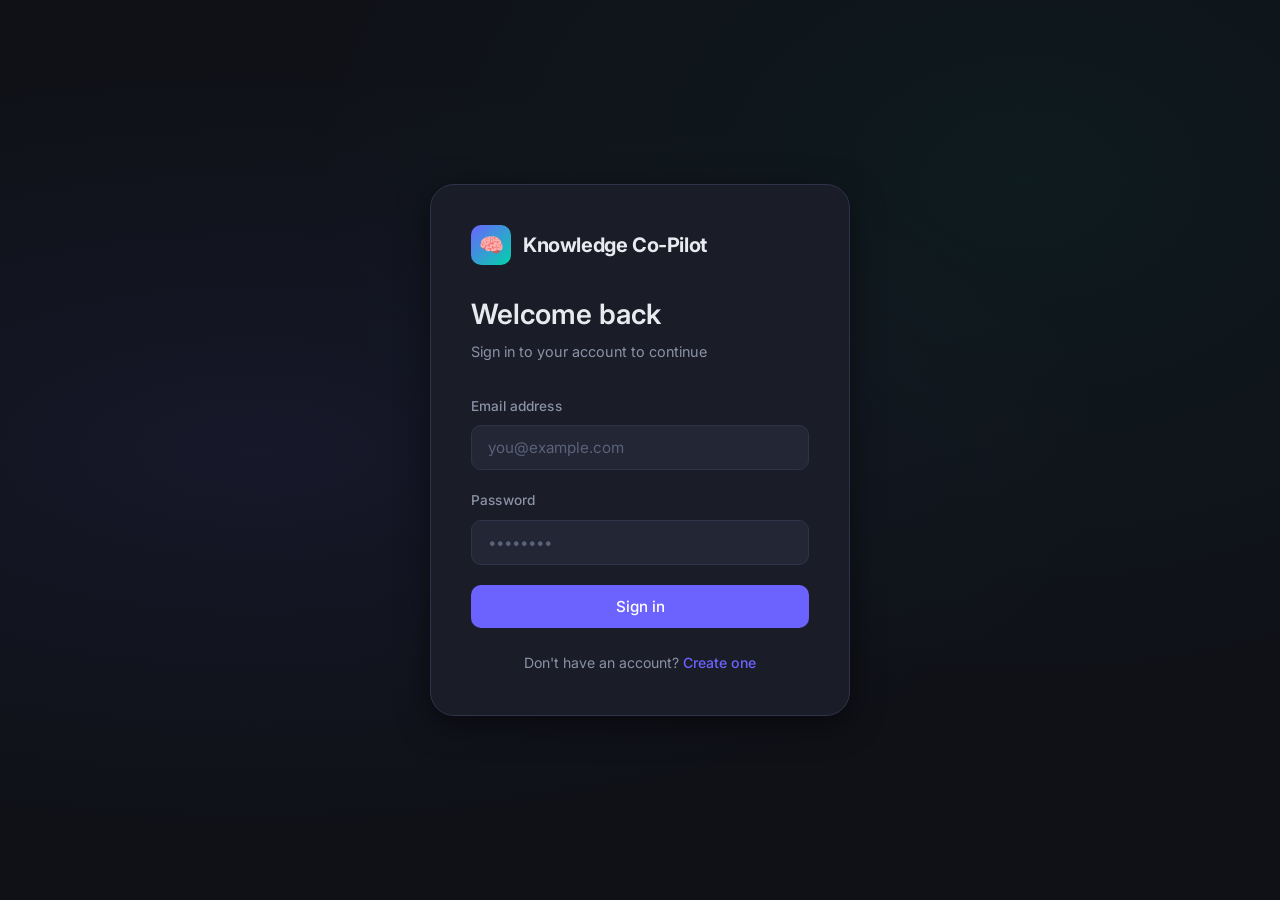
<file: frontend/index.html>
<!DOCTYPE html>
<html lang="en">
<head>
    <meta charset="UTF-8">
    <meta http-equiv="refresh" content="0; url=login.html">

    <script>
        window.location.replace("login.html");
    </script>

    <title>Knowledge Copilot</title>
</head>
<body>
    Redirecting to login...
</body>
</html>
</file>
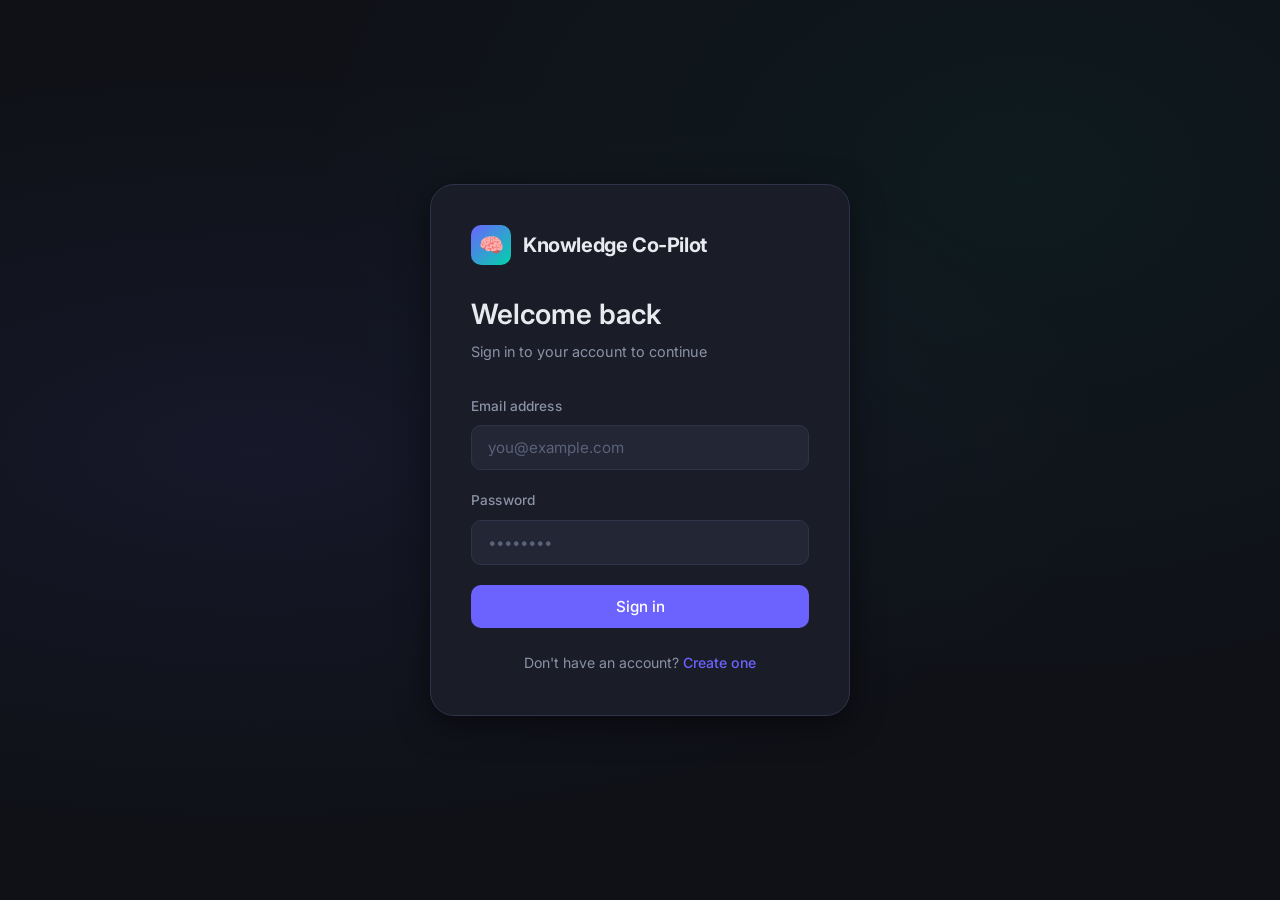
<file: frontend/chat.html>
<!DOCTYPE html>
<html lang="en">
<head>
  <meta charset="UTF-8" />
  <meta name="viewport" content="width=device-width, initial-scale=1.0" />
  <title>Chat — Knowledge Co-Pilot</title>
  <link rel="stylesheet" href="css/style.css" />
  <link rel="preconnect" href="https://fonts.googleapis.com" />
  <link href="https://fonts.googleapis.com/css2?family=Inter:wght@400;500;600;700&display=swap" rel="stylesheet" />
</head>
<body>

  <div class="app-layout">
    <!-- Sidebar -->
    <aside class="sidebar" id="sidebar">
      <div class="sidebar-header">
        <div class="sidebar-logo">🧠</div>
        <span class="sidebar-title">Knowledge Co-Pilot</span>
      </div>

      <div class="sidebar-section">
        <div class="sidebar-section-title">Navigation</div>
        <div class="corpus-item" onclick="window.location.href='corpus.html'">
          <span class="corpus-item-icon">📚</span>
          <span class="corpus-item-name">My Corpora</span>
        </div>
        <div class="corpus-item active">
          <span class="corpus-item-icon">💬</span>
          <span class="corpus-item-name">Chat</span>
        </div>
        <div class="corpus-item" onclick="window.location.href='upload.html'">
          <span class="corpus-item-icon">📤</span>
          <span class="corpus-item-name">Upload Documents</span>
        </div>
      </div>

      <div class="sidebar-section" style="flex:1;">
        <div class="sidebar-section-title">Active Corpus</div>
        <div style="font-size:0.88rem; color:var(--color-primary); font-weight:600; padding:0.25rem 0;" id="sidebar-corpus-name">—</div>
        <button class="btn btn-danger btn-sm" id="clear-history-btn" style="width:100%; margin-top:0.75rem;">
          🗑 Clear History
        </button>
      </div>

      <div class="sidebar-footer">
        <div class="user-avatar" id="user-avatar">??</div>
        <span class="user-email" id="user-email">Loading…</span>
        <button class="btn-icon" id="logout-btn" title="Sign out" style="margin-left:auto">
          <svg width="16" height="16" viewBox="0 0 24 24" fill="none" stroke="currentColor" stroke-width="2">
            <path d="M9 21H5a2 2 0 01-2-2V5a2 2 0 012-2h4"/>
            <polyline points="16 17 21 12 16 7"/>
            <line x1="21" y1="12" x2="9" y2="12"/>
          </svg>
        </button>
      </div>
    </aside>

    <!-- Main Content -->
    <main class="main-content">
      <div class="topbar">
        <div style="display:flex; align-items:center; gap:0.75rem; flex:1;">
          <span class="topbar-title" id="topbar-title">Chat</span>
          <span style="font-size:0.78rem; color:var(--color-text-muted);" id="topbar-corpus">Select a corpus</span>
        </div>
        <div class="topbar-actions">
          <button class="btn btn-secondary btn-sm" onclick="window.location.href='upload.html'" style="width:auto">
            📤 Upload Docs
          </button>
        </div>
      </div>

      <div class="chat-layout">
        <!-- Messages Area -->
        <div class="chat-messages" id="chat-messages">
          <div class="chat-empty" id="chat-empty">
            <div class="chat-empty-icon">🧠</div>
            <h2>Ask anything about your documents</h2>
            <p>Upload documents to this corpus, then ask questions. Every answer includes citations pointing back to the source passage.</p>
            <button class="btn btn-primary" onclick="window.location.href='upload.html'" style="width:auto; margin-top:0.5rem;">
              📤 Upload Documents
            </button>
          </div>
        </div>

        <!-- Input Area -->
        <div class="chat-input-area">
          <div class="chat-input-wrap">
            <textarea
              class="chat-input"
              id="chat-input"
              placeholder="Ask a question about your documents…"
              rows="1"
            ></textarea>
            <button class="chat-send-btn" id="send-btn" title="Send (Enter)">
              <svg width="16" height="16" viewBox="0 0 24 24" fill="none" stroke="currentColor" stroke-width="2.5">
                <line x1="22" y1="2" x2="11" y2="13"/>
                <polygon points="22 2 15 22 11 13 2 9 22 2"/>
              </svg>
            </button>
          </div>
          <div class="chat-input-hint">Press <kbd style="font-size:0.7rem;background:var(--color-surface-3);padding:1px 5px;border-radius:3px;border:1px solid var(--color-border)">Enter</kbd> to send · <kbd style="font-size:0.7rem;background:var(--color-surface-3);padding:1px 5px;border-radius:3px;border:1px solid var(--color-border)">Shift+Enter</kbd> for new line</div>
        </div>
      </div>
    </main>
  </div>

  <!-- Citation Modal -->
  <div class="modal-overlay" id="citation-overlay">
    <div class="modal citation-modal">
      <div class="modal-header">
        <h2>📎 Source Passage</h2>
        <button class="btn-icon" id="citation-close">
          <svg width="18" height="18" viewBox="0 0 24 24" fill="none" stroke="currentColor" stroke-width="2">
            <line x1="18" y1="6" x2="6" y2="18"/><line x1="6" y1="6" x2="18" y2="18"/>
          </svg>
        </button>
      </div>
      <div class="citation-modal-source" id="citation-source"></div>
      <div class="citation-modal-page" id="citation-page"></div>
      <div class="citation-modal-text" id="citation-text"></div>
    </div>
  </div>

  <script src="js/api.js"></script>
  <script src="js/utils.js"></script>
  <script>
    UI.requireAuth();

    const corpusId = UI.getActiveCorpusId();
    const corpusName = UI.getActiveCorpusName();

    if (!corpusId) {
      window.location.href = "corpus.html";
    }

    // UI references
    document.getElementById("sidebar-corpus-name").textContent = corpusName;
    document.getElementById("topbar-corpus").textContent = `/ ${corpusName}`;

    const email = KC.getUserEmail();
    document.getElementById("user-email").textContent = email;
    document.getElementById("user-avatar").textContent = UI.getInitials(email);

    const messagesEl = document.getElementById("chat-messages");
    const chatEmptyEl = document.getElementById("chat-empty");
    const chatInput = document.getElementById("chat-input");
    const sendBtn = document.getElementById("send-btn");
    const citationOverlay = document.getElementById("citation-overlay");

    let isLoading = false;

    // ─── Load History ──────────────────────────────────────────────────────────
    async function loadHistory() {
      try {
        const history = await KC.getChatHistory(corpusId);
        if (history && history.length > 0) {
          chatEmptyEl.style.display = "none";
          history.forEach((msg) => {
            appendMessage(msg.role, msg.content, msg.citations || [], msg.created_at, false);
          });
          scrollToBottom();
        }
      } catch (err) {
        console.error("Failed to load history:", err);
      }
    }

    // ─── Send Message ──────────────────────────────────────────────────────────
    async function sendMessage() {
      const question = chatInput.value.trim();
      if (!question || isLoading) return;

      chatEmptyEl.style.display = "none";
      isLoading = true;
      chatInput.value = "";
      chatInput.style.height = "auto";
      sendBtn.disabled = true;

      appendMessage("user", question, [], new Date().toISOString(), false);
      const thinkingEl = appendThinking();
      scrollToBottom();

      try {
        const data = await KC.queryCorpus(corpusId, question);
        thinkingEl.remove();
        appendMessage("assistant", data.answer, data.citations || [], new Date().toISOString(), true);
        scrollToBottom();
      } catch (err) {
        thinkingEl.remove();
        appendMessage(
          "assistant",
          `⚠️ Error: ${err.message}`,
          [],
          new Date().toISOString(),
          false
        );
        scrollToBottom();
      } finally {
        isLoading = false;
        sendBtn.disabled = false;
        chatInput.focus();
      }
    }

    // ─── Append Message ────────────────────────────────────────────────────────
    function appendMessage(role, content, citations, timestamp, animate) {
      const group = document.createElement("div");
      group.className = `message-group ${role}`;

      if (animate) {
        group.style.opacity = "0";
        group.style.transform = "translateY(10px)";
        group.style.transition = "opacity 0.3s ease, transform 0.3s ease";
      }

      const avatarEl = document.createElement("div");
      avatarEl.className = "message-avatar";
      avatarEl.textContent = role === "user" ? UI.getInitials(email) : "🧠";

      const bodyEl = document.createElement("div");
      bodyEl.className = "message-body";

      const bubbleEl = document.createElement("div");
      bubbleEl.className = "message-bubble";
      bubbleEl.textContent = content;

      const timeEl = document.createElement("div");
      timeEl.className = "message-time";
      timeEl.textContent = UI.formatTime(timestamp);

      bodyEl.appendChild(bubbleEl);
      bodyEl.appendChild(timeEl);

      if (role === "assistant" && citations && citations.length > 0) {
        const citList = buildCitationsEl(citations);
        bodyEl.appendChild(citList);
      }

      group.appendChild(avatarEl);
      group.appendChild(bodyEl);
      messagesEl.appendChild(group);

      if (animate) {
        requestAnimationFrame(() => {
          group.style.opacity = "1";
          group.style.transform = "translateY(0)";
        });
      }

      return group;
    }

    // ─── Thinking Indicator ────────────────────────────────────────────────────
    function appendThinking() {
      const group = document.createElement("div");
      group.className = "message-group assistant";

      const avatarEl = document.createElement("div");
      avatarEl.className = "message-avatar";
      avatarEl.textContent = "🧠";

      const bodyEl = document.createElement("div");
      bodyEl.className = "message-body";

      const indicator = document.createElement("div");
      indicator.className = "thinking-indicator";
      indicator.innerHTML = `
        <div class="thinking-dot"></div>
        <div class="thinking-dot"></div>
        <div class="thinking-dot"></div>
      `;

      bodyEl.appendChild(indicator);
      group.appendChild(avatarEl);
      group.appendChild(bodyEl);
      messagesEl.appendChild(group);

      return group;
    }

    // ─── Citations ─────────────────────────────────────────────────────────────
    function buildCitationsEl(citations) {
      const list = document.createElement("div");
      list.className = "citations-list";

      citations.forEach((cit, i) => {
        const tag = document.createElement("button");
        tag.className = "citation-tag";
        tag.innerHTML = `
          <span class="citation-num">${i + 1}</span>
          <span>
            <strong>${UI.escapeHtml(cit.filename)}</strong>
            ${cit.page_number ? ` · p.${cit.page_number}` : ""}
          </span>
        `;
        tag.addEventListener("click", () => openCitationModal(cit, i + 1));
        list.appendChild(tag);
      });

      return list;
    }

    // ─── Citation Modal ────────────────────────────────────────────────────────
    function openCitationModal(citation, num) {
      document.getElementById("citation-source").textContent = `📄 Source: ${citation.filename}`;
      document.getElementById("citation-page").textContent =
        citation.page_number ? `Page ${citation.page_number}` : "";
      document.getElementById("citation-text").textContent = citation.chunk_text;
      citationOverlay.classList.add("visible");
    }

    document.getElementById("citation-close").addEventListener("click", () => {
      citationOverlay.classList.remove("visible");
    });

    citationOverlay.addEventListener("click", (e) => {
      if (e.target === citationOverlay) citationOverlay.classList.remove("visible");
    });

    // ─── Clear History ─────────────────────────────────────────────────────────
    document.getElementById("clear-history-btn").addEventListener("click", async () => {
      if (!confirm("Clear all conversation history for this corpus?")) return;

      try {
        await KC.clearChatHistory(corpusId);
        // Remove all messages except the empty state
        Array.from(messagesEl.children).forEach((child) => {
          if (child.id !== "chat-empty") child.remove();
        });
        chatEmptyEl.style.display = "";
      } catch (err) {
        alert("Failed to clear history: " + err.message);
      }
    });

    // ─── Input Handling ────────────────────────────────────────────────────────
    chatInput.addEventListener("input", () => {
      UI.autoResizeTextarea(chatInput);
    });

    chatInput.addEventListener("keydown", (e) => {
      if (e.key === "Enter" && !e.shiftKey) {
        e.preventDefault();
        sendMessage();
      }
    });

    sendBtn.addEventListener("click", sendMessage);

    // ─── Scroll ────────────────────────────────────────────────────────────────
    function scrollToBottom() {
      messagesEl.scrollTop = messagesEl.scrollHeight;
    }

    // ─── Logout ────────────────────────────────────────────────────────────────
    document.getElementById("logout-btn").addEventListener("click", () => {
      KC.clearAuth();
      window.location.href = "login.html";
    });

    // ─── Keyboard shortcut: Escape to close citation modal ────────────────────
    document.addEventListener("keydown", (e) => {
      if (e.key === "Escape") citationOverlay.classList.remove("visible");
    });

    // Initialize
    loadHistory();
    chatInput.focus();
  </script>
</body>
</html>
</file>
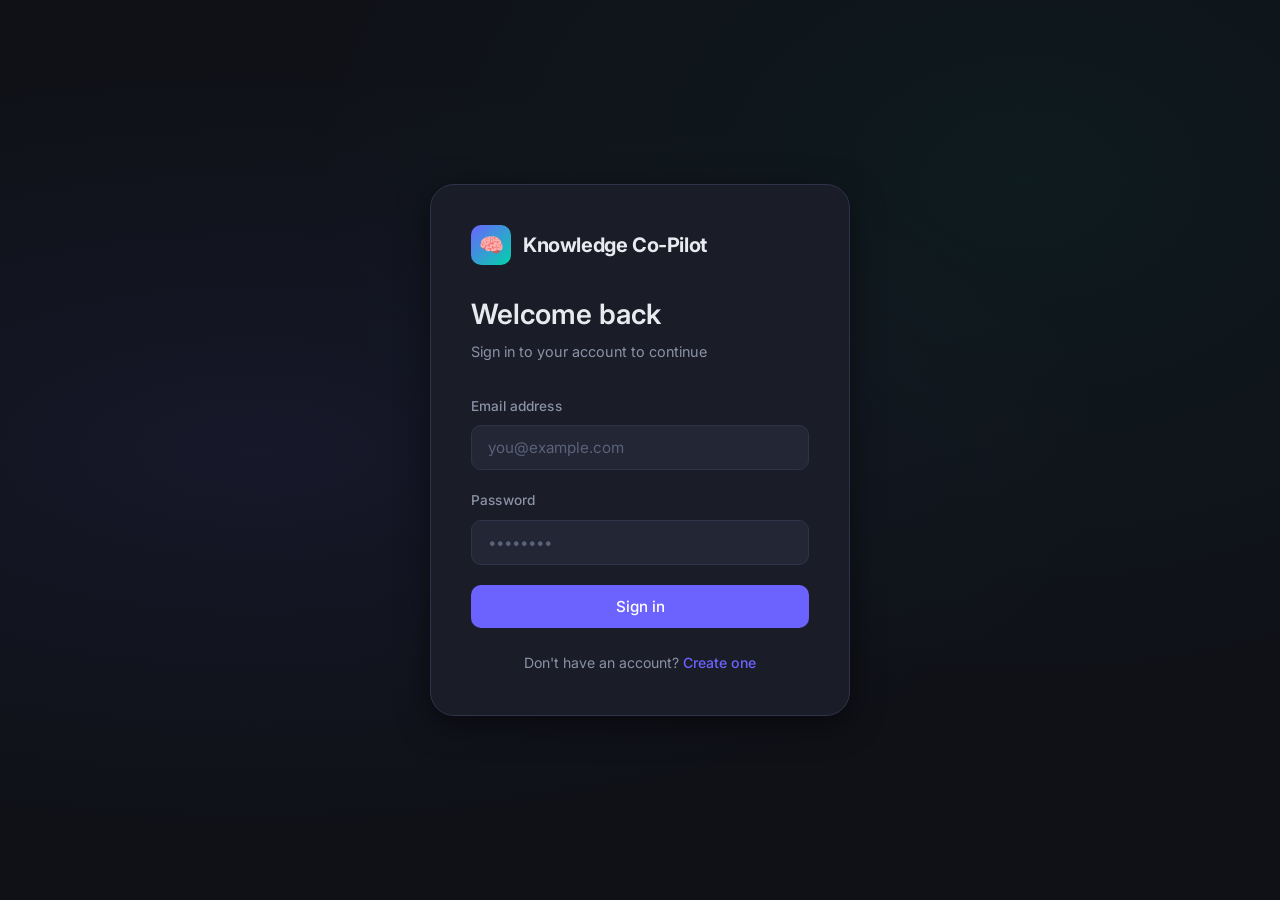
<file: frontend/corpus.html>
<!DOCTYPE html>
<html lang="en">
<head>
  <meta charset="UTF-8" />
  <meta name="viewport" content="width=device-width, initial-scale=1.0" />
  <title>My Corpora — Knowledge Co-Pilot</title>
  <link rel="stylesheet" href="css/style.css" />
  <link rel="preconnect" href="https://fonts.googleapis.com" />
  <link href="https://fonts.googleapis.com/css2?family=Inter:wght@400;500;600;700&display=swap" rel="stylesheet" />
</head>
<body>

  <div class="app-layout">
    <!-- Sidebar -->
    <aside class="sidebar" id="sidebar">
      <div class="sidebar-header">
        <div class="sidebar-logo">🧠</div>
        <span class="sidebar-title">Knowledge Co-Pilot</span>
      </div>

      <div class="sidebar-section">
        <div class="sidebar-section-title">Navigation</div>
        <div class="corpus-item active">
          <span class="corpus-item-icon">📚</span>
          <span class="corpus-item-name">My Corpora</span>
        </div>
      </div>

      <div class="sidebar-footer">
        <div class="user-avatar" id="user-avatar">??</div>
        <span class="user-email" id="user-email">Loading…</span>
        <button class="btn-icon" id="logout-btn" title="Sign out" style="margin-left:auto">
          <svg width="16" height="16" viewBox="0 0 24 24" fill="none" stroke="currentColor" stroke-width="2">
            <path d="M9 21H5a2 2 0 01-2-2V5a2 2 0 012-2h4"/>
            <polyline points="16 17 21 12 16 7"/>
            <line x1="21" y1="12" x2="9" y2="12"/>
          </svg>
        </button>
      </div>
    </aside>

    <!-- Main Content -->
    <main class="main-content">
      <div class="topbar">
        <span class="topbar-title">My Knowledge Corpora</span>
        <div class="topbar-actions">
          <button class="btn btn-primary" id="new-corpus-btn" style="width:auto">
            + New Corpus
          </button>
        </div>
      </div>

      <div class="corpus-page" id="corpus-page">
        <div class="corpus-page-header">
          <h1>Your Knowledge Bases</h1>
          <p>Select a corpus to start chatting, or create a new one to upload documents.</p>
        </div>

        <div id="alert" class="alert"></div>

        <div class="corpus-grid" id="corpus-grid">
          <!-- Corpus cards rendered here -->
          <div class="corpus-card corpus-card-new" id="new-corpus-card">
            <div class="corpus-card-icon">＋</div>
            <div class="corpus-card-name">Create New Corpus</div>
            <div class="corpus-card-desc">Upload documents and start asking questions</div>
          </div>
        </div>
      </div>
    </main>
  </div>

  <!-- New Corpus Modal -->
  <div class="modal-overlay" id="modal-overlay">
    <div class="modal">
      <div class="modal-header">
        <h2>Create New Corpus</h2>
        <button class="btn-icon" id="modal-close">
          <svg width="18" height="18" viewBox="0 0 24 24" fill="none" stroke="currentColor" stroke-width="2">
            <line x1="18" y1="6" x2="6" y2="18"/><line x1="6" y1="6" x2="18" y2="18"/>
          </svg>
        </button>
      </div>

      <div id="modal-alert" class="alert"></div>

      <div class="form-group">
        <label class="form-label" for="corpus-name">Corpus name *</label>
        <input class="form-input" type="text" id="corpus-name" placeholder="e.g. Client A Research" maxlength="80" />
        <span class="form-error" id="corpus-name-error"></span>
      </div>

      <div class="form-group">
        <label class="form-label" for="corpus-desc">Description (optional)</label>
        <input class="form-input" type="text" id="corpus-desc" placeholder="What is this corpus about?" maxlength="200" />
      </div>

      <div class="modal-actions">
        <button class="btn btn-secondary" id="modal-cancel">Cancel</button>
        <button class="btn btn-primary" id="modal-submit" style="width:auto">Create Corpus</button>
      </div>
    </div>
  </div>

  <!-- Delete Confirm Modal -->
  <div class="modal-overlay" id="delete-overlay">
    <div class="modal">
      <div class="modal-header">
        <h2>Delete Corpus</h2>
      </div>
      <p style="color:var(--color-text-secondary); margin-bottom:1.5rem;">
        Are you sure you want to delete <strong id="delete-corpus-name"></strong>?
        This will permanently remove all documents and conversation history.
      </p>
      <div class="modal-actions">
        <button class="btn btn-secondary" id="delete-cancel">Cancel</button>
        <button class="btn btn-danger" id="delete-confirm" style="width:auto">Delete</button>
      </div>
    </div>
  </div>

  <script src="js/api.js"></script>
  <script src="js/utils.js"></script>
  <script>
    UI.requireAuth();

    const email = KC.getUserEmail();
    document.getElementById("user-email").textContent = email;
    document.getElementById("user-avatar").textContent = UI.getInitials(email);

    const alertEl = document.getElementById("alert");
    const modalAlert = document.getElementById("modal-alert");
    const corpusGrid = document.getElementById("corpus-grid");
    const modalOverlay = document.getElementById("modal-overlay");
    const deleteOverlay = document.getElementById("delete-overlay");
    const newCorpusCard = document.getElementById("new-corpus-card");

    let corpora = [];
    let pendingDeleteId = null;

    // ─── Load Corpora ──────────────────────────────────────────────────────────
    async function loadCorpora() {
      try {
        const data = await KC.listCorpora();
        corpora = data.corpora || [];
        renderCorpora();
      } catch (err) {
        UI.showAlert(alertEl, "Failed to load corpora: " + err.message, "error");
      }
    }

    function renderCorpora() {
      // Remove all cards except the "new" card
      Array.from(corpusGrid.children).forEach((child) => {
        if (child.id !== "new-corpus-card") child.remove();
      });

      corpora.forEach((corpus) => {
        const card = document.createElement("div");
        card.className = "corpus-card";
        card.dataset.id = corpus.id;
        card.innerHTML = `
          <div class="corpus-card-icon">📂</div>
          <div class="corpus-card-name">${UI.escapeHtml(corpus.name)}</div>
          <div class="corpus-card-desc">${UI.escapeHtml(corpus.description || "No description")}</div>
          <div style="display:flex;justify-content:space-between;align-items:center;">
            <div class="corpus-card-meta">Created ${UI.formatDate(corpus.created_at)}</div>
            <button class="btn btn-sm btn-danger delete-btn" data-id="${corpus.id}" data-name="${UI.escapeHtml(corpus.name)}">Delete</button>
          </div>
        `;

        card.addEventListener("click", (e) => {
          if (e.target.closest(".delete-btn")) return;
          openCorpus(corpus);
        });

        card.querySelector(".delete-btn").addEventListener("click", (e) => {
          e.stopPropagation();
          pendingDeleteId = corpus.id;
          document.getElementById("delete-corpus-name").textContent = corpus.name;
          deleteOverlay.classList.add("visible");
        });

        corpusGrid.insertBefore(card, newCorpusCard);
      });
    }

    function openCorpus(corpus) {
      UI.setActiveCorpus(corpus.id, corpus.name);
      window.location.href = "chat.html";
    }

    // ─── New Corpus Modal ──────────────────────────────────────────────────────
    function openModal() {
      document.getElementById("corpus-name").value = "";
      document.getElementById("corpus-desc").value = "";
      document.getElementById("corpus-name-error").classList.remove("visible");
      UI.hideAlert(modalAlert);
      modalOverlay.classList.add("visible");
      setTimeout(() => document.getElementById("corpus-name").focus(), 100);
    }

    function closeModal() {
      modalOverlay.classList.remove("visible");
    }

    document.getElementById("new-corpus-btn").addEventListener("click", openModal);
    newCorpusCard.addEventListener("click", openModal);
    document.getElementById("modal-close").addEventListener("click", closeModal);
    document.getElementById("modal-cancel").addEventListener("click", closeModal);

    modalOverlay.addEventListener("click", (e) => {
      if (e.target === modalOverlay) closeModal();
    });

    document.getElementById("modal-submit").addEventListener("click", async () => {
      const nameInput = document.getElementById("corpus-name");
      const descInput = document.getElementById("corpus-desc");
      const nameError = document.getElementById("corpus-name-error");

      nameError.classList.remove("visible");
      UI.hideAlert(modalAlert);

      const name = nameInput.value.trim();
      if (!name) {
        nameError.textContent = "Corpus name is required";
        nameError.classList.add("visible");
        return;
      }

      const btn = document.getElementById("modal-submit");
      btn.disabled = true;
      btn.innerHTML = '<span class="spinner"></span> Creating…';

      try {
        const corpus = await KC.createCorpus(name, descInput.value.trim());
        corpora.unshift(corpus);
        renderCorpora();
        closeModal();
        UI.showAlert(alertEl, `Corpus "${name}" created successfully!`, "success");
        setTimeout(() => UI.hideAlert(alertEl), 3000);
      } catch (err) {
        UI.showAlert(modalAlert, err.message || "Failed to create corpus", "error");
      } finally {
        btn.disabled = false;
        btn.textContent = "Create Corpus";
      }
    });

    // ─── Delete Corpus ─────────────────────────────────────────────────────────
    document.getElementById("delete-cancel").addEventListener("click", () => {
      deleteOverlay.classList.remove("visible");
      pendingDeleteId = null;
    });

    deleteOverlay.addEventListener("click", (e) => {
      if (e.target === deleteOverlay) {
        deleteOverlay.classList.remove("visible");
        pendingDeleteId = null;
      }
    });

    document.getElementById("delete-confirm").addEventListener("click", async () => {
      if (!pendingDeleteId) return;

      const btn = document.getElementById("delete-confirm");
      btn.disabled = true;
      btn.innerHTML = '<span class="spinner"></span>';

      try {
        await KC.deleteCorpus(pendingDeleteId);
        corpora = corpora.filter((c) => c.id !== pendingDeleteId);
        renderCorpora();
        deleteOverlay.classList.remove("visible");
        UI.showAlert(alertEl, "Corpus deleted successfully.", "success");
        setTimeout(() => UI.hideAlert(alertEl), 3000);
      } catch (err) {
        UI.showAlert(alertEl, "Failed to delete corpus: " + err.message, "error");
        deleteOverlay.classList.remove("visible");
      } finally {
        btn.disabled = false;
        btn.textContent = "Delete";
        pendingDeleteId = null;
      }
    });

    // ─── Logout ────────────────────────────────────────────────────────────────
    document.getElementById("logout-btn").addEventListener("click", () => {
      KC.clearAuth();
      window.location.href = "login.html";
    });

    // ─── Enter key in modal ────────────────────────────────────────────────────
    document.getElementById("corpus-name").addEventListener("keydown", (e) => {
      if (e.key === "Enter") document.getElementById("modal-submit").click();
    });

    // Initialize
    loadCorpora();
  </script>
</body>
</html>
</file>
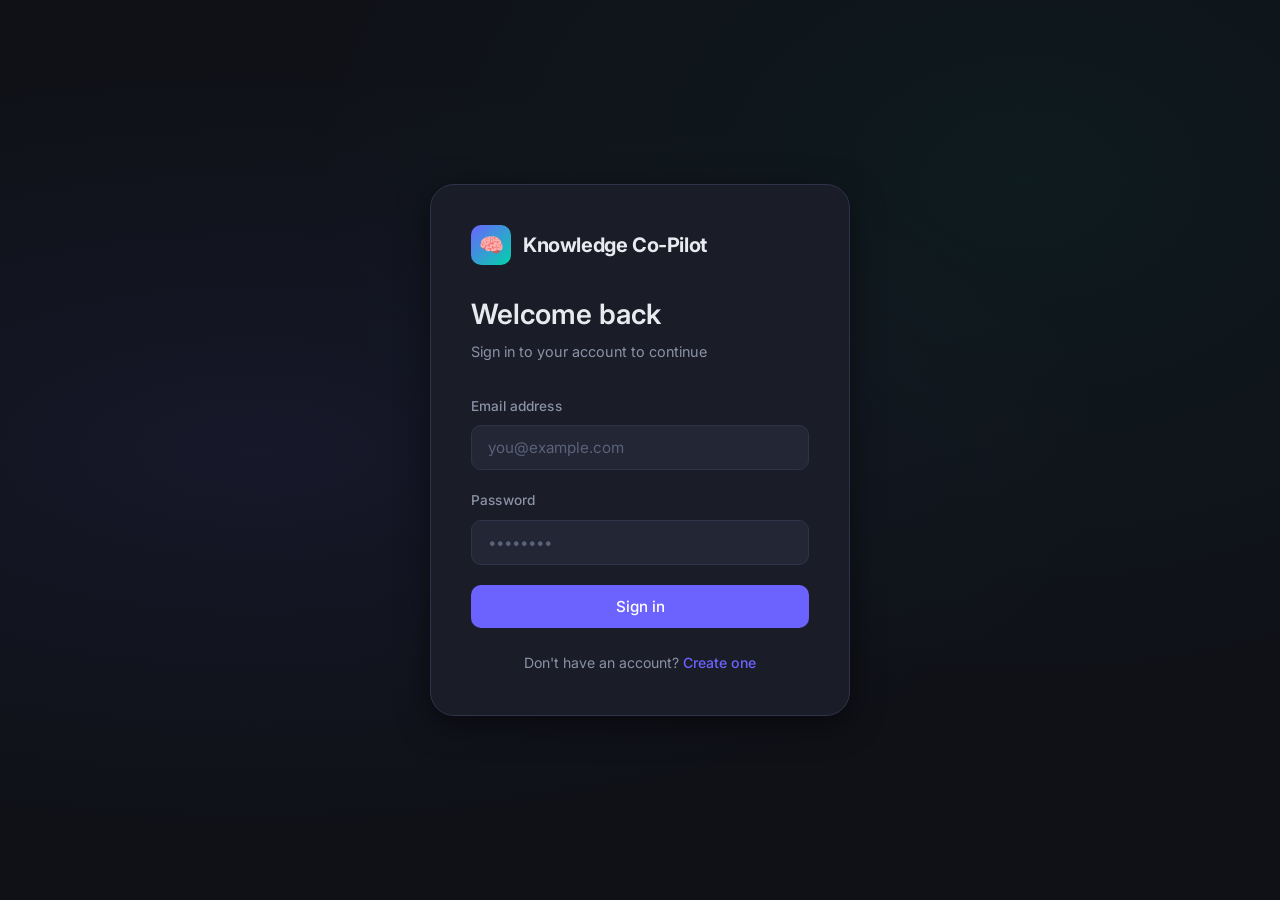
<file: frontend/login.html>
<!DOCTYPE html>
<html lang="en">
<head>
  <meta charset="UTF-8" />
  <meta name="viewport" content="width=device-width, initial-scale=1.0" />
  <title>Login — Knowledge Co-Pilot</title>
  <link rel="stylesheet" href="css/style.css" />
  <link rel="preconnect" href="https://fonts.googleapis.com" />
  <link href="https://fonts.googleapis.com/css2?family=Inter:wght@400;500;600;700&display=swap" rel="stylesheet" />
</head>
<body class="auth-page">

  <div class="auth-card">
    <div class="auth-logo">
      <div class="auth-logo-icon">🧠</div>
      <span class="auth-logo-text">Knowledge Co-Pilot</span>
    </div>

    <h1>Welcome back</h1>
    <p class="subtitle">Sign in to your account to continue</p>

    <div id="alert" class="alert"></div>

    <form id="login-form" novalidate>
      <div class="form-group">
        <label class="form-label" for="email">Email address</label>
        <input
          class="form-input"
          type="email"
          id="email"
          name="email"
          placeholder="you@example.com"
          autocomplete="email"
          required
        />
        <span class="form-error" id="email-error"></span>
      </div>

      <div class="form-group">
        <label class="form-label" for="password">Password</label>
        <input
          class="form-input"
          type="password"
          id="password"
          name="password"
          placeholder="••••••••"
          autocomplete="current-password"
          required
        />
        <span class="form-error" id="password-error"></span>
      </div>

      <button class="btn btn-primary" type="submit" id="submit-btn">
        Sign in
      </button>
    </form>

    <div class="auth-footer">
      Don't have an account? <a href="signup.html">Create one</a>
    </div>
  </div>

  <script src="js/api.js"></script>
  <script src="js/utils.js"></script>
  <script>
    UI.redirectIfLoggedIn();

    const form = document.getElementById("login-form");
    const alert = document.getElementById("alert");
    const submitBtn = document.getElementById("submit-btn");
    const emailInput = document.getElementById("email");
    const passwordInput = document.getElementById("password");
    const emailError = document.getElementById("email-error");
    const passwordError = document.getElementById("password-error");

    function clearErrors() {
      UI.hideAlert(alert);
      emailError.classList.remove("visible");
      passwordError.classList.remove("visible");
      emailError.textContent = "";
      passwordError.textContent = "";
    }

    function validateForm() {
      let valid = true;

      if (!emailInput.value.trim()) {
        emailError.textContent = "Email is required";
        emailError.classList.add("visible");
        valid = false;
      } else if (!/^[^\s@]+@[^\s@]+\.[^\s@]+$/.test(emailInput.value.trim())) {
        emailError.textContent = "Please enter a valid email address";
        emailError.classList.add("visible");
        valid = false;
      }

      if (!passwordInput.value) {
        passwordError.textContent = "Password is required";
        passwordError.classList.add("visible");
        valid = false;
      }

      return valid;
    }

    form.addEventListener("submit", async (e) => {
      e.preventDefault();
      clearErrors();

      if (!validateForm()) return;

      submitBtn.disabled = true;
      submitBtn.innerHTML = '<span class="spinner"></span> Signing in…';

      try {
        const data = await KC.login(
          emailInput.value.trim(),
          passwordInput.value
        );
        KC.saveAuth(data.access_token, data.user_id, data.email);
        window.location.href = "corpus.html";
      } catch (err) {
        UI.showAlert(alert, err.message || "Login failed. Please try again.", "error");
        submitBtn.disabled = false;
        submitBtn.textContent = "Sign in";
      }
    });
  </script>
</body>
</html>
</file>
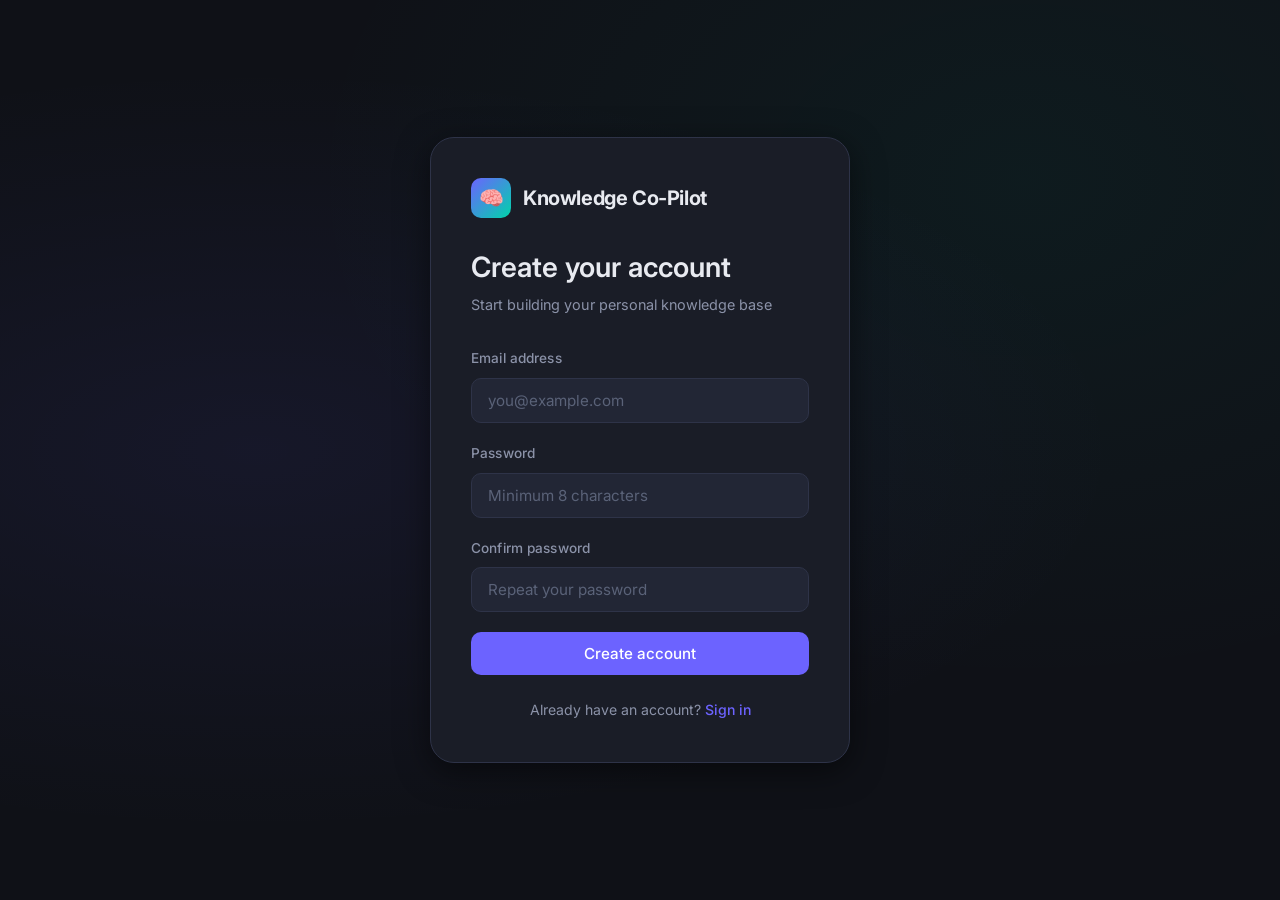
<file: frontend/signup.html>
<!DOCTYPE html>
<html lang="en">
<head>
  <meta charset="UTF-8" />
  <meta name="viewport" content="width=device-width, initial-scale=1.0" />
  <title>Sign Up — Knowledge Co-Pilot</title>
  <link rel="stylesheet" href="css/style.css" />
  <link rel="preconnect" href="https://fonts.googleapis.com" />
  <link href="https://fonts.googleapis.com/css2?family=Inter:wght@400;500;600;700&display=swap" rel="stylesheet" />
</head>
<body class="auth-page">

  <div class="auth-card">
    <div class="auth-logo">
      <div class="auth-logo-icon">🧠</div>
      <span class="auth-logo-text">Knowledge Co-Pilot</span>
    </div>

    <h1>Create your account</h1>
    <p class="subtitle">Start building your personal knowledge base</p>

    <div id="alert" class="alert"></div>

    <form id="signup-form" novalidate>
      <div class="form-group">
        <label class="form-label" for="email">Email address</label>
        <input
          class="form-input"
          type="email"
          id="email"
          name="email"
          placeholder="you@example.com"
          autocomplete="email"
          required
        />
        <span class="form-error" id="email-error"></span>
      </div>

      <div class="form-group">
        <label class="form-label" for="password">Password</label>
        <input
          class="form-input"
          type="password"
          id="password"
          name="password"
          placeholder="Minimum 8 characters"
          autocomplete="new-password"
          required
        />
        <span class="form-error" id="password-error"></span>
      </div>

      <div class="form-group">
        <label class="form-label" for="confirm-password">Confirm password</label>
        <input
          class="form-input"
          type="password"
          id="confirm-password"
          name="confirm-password"
          placeholder="Repeat your password"
          autocomplete="new-password"
          required
        />
        <span class="form-error" id="confirm-error"></span>
      </div>

      <button class="btn btn-primary" type="submit" id="submit-btn">
        Create account
      </button>
    </form>

    <div class="auth-footer">
      Already have an account? <a href="login.html">Sign in</a>
    </div>
  </div>

  <script src="js/api.js"></script>
  <script src="js/utils.js"></script>
  <script>
    UI.redirectIfLoggedIn();

    const form = document.getElementById("signup-form");
    const alertEl = document.getElementById("alert");
    const submitBtn = document.getElementById("submit-btn");
    const emailInput = document.getElementById("email");
    const passwordInput = document.getElementById("password");
    const confirmInput = document.getElementById("confirm-password");
    const emailError = document.getElementById("email-error");
    const passwordError = document.getElementById("password-error");
    const confirmError = document.getElementById("confirm-error");

    function clearErrors() {
      UI.hideAlert(alertEl);
      [emailError, passwordError, confirmError].forEach((el) => {
        el.classList.remove("visible");
        el.textContent = "";
      });
    }

    function validateForm() {
      let valid = true;

      if (!emailInput.value.trim()) {
        emailError.textContent = "Email is required";
        emailError.classList.add("visible");
        valid = false;
      } else if (!/^[^\s@]+@[^\s@]+\.[^\s@]+$/.test(emailInput.value.trim())) {
        emailError.textContent = "Please enter a valid email address";
        emailError.classList.add("visible");
        valid = false;
      }

      if (!passwordInput.value) {
        passwordError.textContent = "Password is required";
        passwordError.classList.add("visible");
        valid = false;
      } else if (passwordInput.value.length < 8) {
        passwordError.textContent = "Password must be at least 8 characters";
        passwordError.classList.add("visible");
        valid = false;
      }

      if (!confirmInput.value) {
        confirmError.textContent = "Please confirm your password";
        confirmError.classList.add("visible");
        valid = false;
      } else if (passwordInput.value !== confirmInput.value) {
        confirmError.textContent = "Passwords do not match";
        confirmError.classList.add("visible");
        valid = false;
      }

      return valid;
    }

    form.addEventListener("submit", async (e) => {
      e.preventDefault();
      clearErrors();

      if (!validateForm()) return;

      submitBtn.disabled = true;
      submitBtn.innerHTML = '<span class="spinner"></span> Creating account…';

      try {
        const data = await KC.signup(
          emailInput.value.trim(),
          passwordInput.value
        );
        KC.saveAuth(data.access_token, data.user_id, data.email);
        window.location.href = "corpus.html";
      } catch (err) {
        UI.showAlert(alertEl, err.message || "Signup failed. Please try again.", "error");
        submitBtn.disabled = false;
        submitBtn.textContent = "Create account";
      }
    });
  </script>
</body>
</html>
</file>
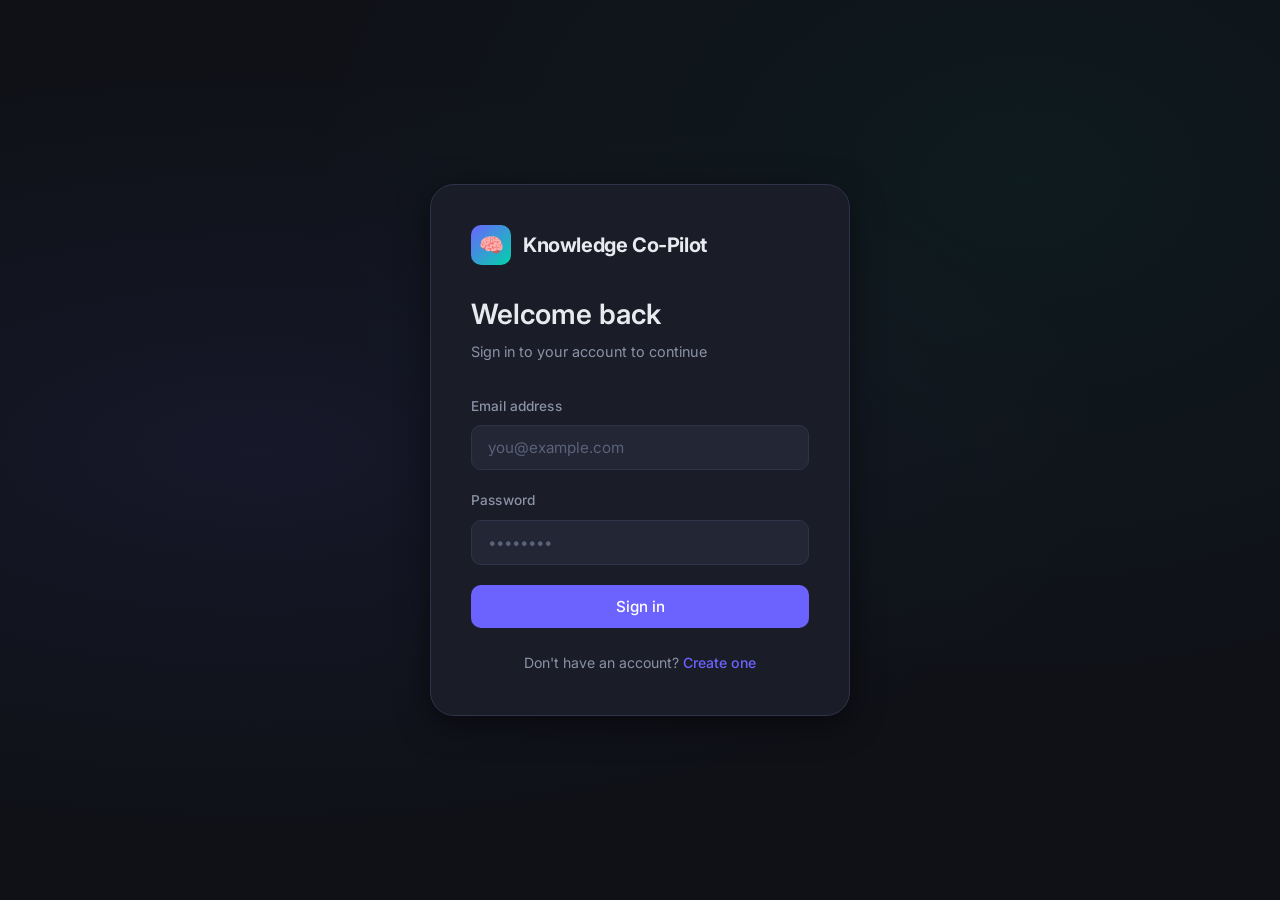
<file: frontend/upload.html>
<!DOCTYPE html>
<html lang="en">
<head>
  <meta charset="UTF-8" />
  <meta name="viewport" content="width=device-width, initial-scale=1.0" />
  <title>Upload Documents — Knowledge Co-Pilot</title>
  <link rel="stylesheet" href="css/style.css" />
  <link rel="preconnect" href="https://fonts.googleapis.com" />
  <link href="https://fonts.googleapis.com/css2?family=Inter:wght@400;500;600;700&display=swap" rel="stylesheet" />
</head>
<body>

  <div class="app-layout">
    <!-- Sidebar -->
    <aside class="sidebar" id="sidebar">
      <div class="sidebar-header">
        <div class="sidebar-logo">🧠</div>
        <span class="sidebar-title">Knowledge Co-Pilot</span>
      </div>

      <div class="sidebar-section">
        <div class="sidebar-section-title">Navigation</div>
        <div class="corpus-item" onclick="window.location.href='corpus.html'">
          <span class="corpus-item-icon">📚</span>
          <span class="corpus-item-name">My Corpora</span>
        </div>
        <div class="corpus-item" onclick="window.location.href='chat.html'">
          <span class="corpus-item-icon">💬</span>
          <span class="corpus-item-name">Chat</span>
        </div>
        <div class="corpus-item active">
          <span class="corpus-item-icon">📤</span>
          <span class="corpus-item-name">Upload Documents</span>
        </div>
      </div>

      <div class="sidebar-section" style="flex:1; overflow-y:auto;">
        <div class="sidebar-section-title">Active Corpus</div>
        <div style="font-size:0.88rem; color:var(--color-primary); font-weight:600; padding:0.25rem 0;" id="sidebar-corpus-name">—</div>
      </div>

      <div class="sidebar-footer">
        <div class="user-avatar" id="user-avatar">??</div>
        <span class="user-email" id="user-email">Loading…</span>
        <button class="btn-icon" id="logout-btn" title="Sign out" style="margin-left:auto">
          <svg width="16" height="16" viewBox="0 0 24 24" fill="none" stroke="currentColor" stroke-width="2">
            <path d="M9 21H5a2 2 0 01-2-2V5a2 2 0 012-2h4"/>
            <polyline points="16 17 21 12 16 7"/>
            <line x1="21" y1="12" x2="9" y2="12"/>
          </svg>
        </button>
      </div>
    </aside>

    <!-- Main Content -->
    <main class="main-content">
      <div class="topbar">
        <span class="topbar-title" id="topbar-title">Upload Documents</span>
        <div class="topbar-actions">
          <button class="btn btn-secondary btn-sm" onclick="window.location.href='chat.html'" style="width:auto">
            💬 Go to Chat
          </button>
        </div>
      </div>

      <div class="upload-page">
        <div id="alert" class="alert" style="margin-bottom:1rem;"></div>

        <!-- Drop Zone -->
        <div class="upload-zone" id="drop-zone">
          <div class="upload-icon">📁</div>
          <h3>Drag &amp; drop files here</h3>
          <p>or click to browse your computer</p>
          <div class="upload-types">
            <span class="upload-type-badge">.pdf</span>
            <span class="upload-type-badge">.docx</span>
            <span class="upload-type-badge">.txt</span>
            <span class="upload-type-badge">.md</span>
          </div>
          <input type="file" id="file-input" accept=".pdf,.docx,.txt,.md" multiple style="display:none" />
        </div>

        <!-- Upload Progress -->
        <div class="upload-progress" id="upload-progress">
          <div class="progress-bar-wrap">
            <div class="progress-bar" id="progress-bar"></div>
          </div>
          <div class="progress-label" id="progress-label">Uploading…</div>
        </div>

        <!-- Queued Files -->
        <div id="queue-section" style="margin:1rem 0; display:none;">
          <div style="display:flex; align-items:center; justify-content:space-between; margin-bottom:0.75rem;">
            <h3 style="font-size:1rem;">Files to upload (<span id="queue-count">0</span>)</h3>
            <button class="btn btn-primary btn-sm" id="upload-all-btn" style="width:auto">Upload All</button>
          </div>
          <div class="documents-list" id="queue-list"></div>
        </div>

        <!-- Uploaded Documents -->
        <div id="docs-section">
          <h3 style="font-size:1rem; margin-bottom:0.75rem;" id="docs-title">Documents in this corpus</h3>
          <div class="documents-list" id="docs-list">
            <div style="color:var(--color-text-muted); font-size:0.88rem; text-align:center; padding:2rem;">
              No documents uploaded yet.
            </div>
          </div>
        </div>
      </div>
    </main>
  </div>

  <script src="js/api.js"></script>
  <script src="js/utils.js"></script>
  <script>
    UI.requireAuth();

    const corpusId = UI.getActiveCorpusId();
    const corpusName = UI.getActiveCorpusName();

    if (!corpusId) {
      window.location.href = "corpus.html";
    }

    // Set UI labels
    document.getElementById("sidebar-corpus-name").textContent = corpusName;
    document.getElementById("topbar-title").textContent = `Upload to: ${corpusName}`;
    document.getElementById("docs-title").textContent = `Documents in "${corpusName}"`;

    const email = KC.getUserEmail();
    document.getElementById("user-email").textContent = email;
    document.getElementById("user-avatar").textContent = UI.getInitials(email);

    const alertEl = document.getElementById("alert");
    const dropZone = document.getElementById("drop-zone");
    const fileInput = document.getElementById("file-input");
    const progressEl = document.getElementById("upload-progress");
    const progressBar = document.getElementById("progress-bar");
    const progressLabel = document.getElementById("progress-label");
    const queueSection = document.getElementById("queue-section");
    const queueList = document.getElementById("queue-list");
    const queueCount = document.getElementById("queue-count");
    const uploadAllBtn = document.getElementById("upload-all-btn");
    const docsList = document.getElementById("docs-list");

    let fileQueue = [];
    const uploadedDocs = [];

    // ─── Drag & Drop ───────────────────────────────────────────────────────────
    dropZone.addEventListener("click", () => fileInput.click());

    dropZone.addEventListener("dragover", (e) => {
      e.preventDefault();
      dropZone.classList.add("drag-over");
    });

    dropZone.addEventListener("dragleave", () => {
      dropZone.classList.remove("drag-over");
    });

    dropZone.addEventListener("drop", (e) => {
      e.preventDefault();
      dropZone.classList.remove("drag-over");
      const files = Array.from(e.dataTransfer.files);
      addFilesToQueue(files);
    });

    fileInput.addEventListener("change", () => {
      addFilesToQueue(Array.from(fileInput.files));
      fileInput.value = "";
    });

    const ALLOWED = [".pdf", ".docx", ".txt", ".md"];

    function addFilesToQueue(files) {
      const validFiles = files.filter((f) => {
        const ext = "." + f.name.split(".").pop().toLowerCase();
        return ALLOWED.includes(ext);
      });

      const invalidCount = files.length - validFiles.length;
      if (invalidCount > 0) {
        UI.showAlert(
          alertEl,
          `${invalidCount} file(s) skipped — only PDF, DOCX, TXT, and MD are supported.`,
          "info"
        );
        setTimeout(() => UI.hideAlert(alertEl), 4000);
      }

      if (validFiles.length === 0) return;

      fileQueue = [...fileQueue, ...validFiles];
      renderQueue();
    }

    function renderQueue() {
      queueList.innerHTML = "";
      if (fileQueue.length === 0) {
        queueSection.style.display = "none";
        return;
      }

      queueSection.style.display = "block";
      queueCount.textContent = fileQueue.length;

      fileQueue.forEach((file, idx) => {
        const ext = file.name.split(".").pop().toLowerCase();
        const card = document.createElement("div");
        card.className = "document-card";
        card.innerHTML = `
          <div class="document-icon">${UI.getFileIcon(ext)}</div>
          <div class="document-info">
            <div class="document-name">${UI.escapeHtml(file.name)}</div>
            <div class="document-meta">${(file.size / 1024).toFixed(1)} KB</div>
          </div>
          <button class="btn btn-danger btn-sm remove-btn" data-idx="${idx}">Remove</button>
        `;
        card.querySelector(".remove-btn").addEventListener("click", () => {
          fileQueue.splice(idx, 1);
          renderQueue();
        });
        queueList.appendChild(card);
      });
    }

    // ─── Upload All ────────────────────────────────────────────────────────────
    uploadAllBtn.addEventListener("click", async () => {
      if (fileQueue.length === 0) return;

      uploadAllBtn.disabled = true;
      UI.hideAlert(alertEl);

      const filesToUpload = [...fileQueue];
      fileQueue = [];
      renderQueue();

      for (let i = 0; i < filesToUpload.length; i++) {
        const file = filesToUpload[i];
        progressEl.classList.add("visible");
        progressLabel.textContent = `Uploading ${i + 1}/${filesToUpload.length}: ${file.name}`;

        try {
          const result = await KC.uploadDocument(corpusId, file, (pct) => {
            progressBar.style.width = pct + "%";
          });
          uploadedDocs.unshift(result.document);
          renderDocs();
          UI.showAlert(alertEl, `"${file.name}" uploaded and indexed (${result.document.chunk_count} chunks).`, "success");
          setTimeout(() => UI.hideAlert(alertEl), 4000);
        } catch (err) {
          UI.showAlert(alertEl, `Failed to upload "${file.name}": ${err.message}`, "error");
        }

        progressBar.style.width = "0%";
      }

      progressEl.classList.remove("visible");
      uploadAllBtn.disabled = false;
    });

    // ─── Render Uploaded Docs ──────────────────────────────────────────────────
    function renderDocs() {
      if (uploadedDocs.length === 0) {
        docsList.innerHTML = `<div style="color:var(--color-text-muted); font-size:0.88rem; text-align:center; padding:2rem;">No documents uploaded yet.</div>`;
        return;
      }

      docsList.innerHTML = "";
      uploadedDocs.forEach((doc) => {
        const card = document.createElement("div");
        card.className = "document-card";
        card.innerHTML = `
          <div class="document-icon">${UI.getFileIcon(doc.file_type)}</div>
          <div class="document-info">
            <div class="document-name">${UI.escapeHtml(doc.original_filename)}</div>
            <div class="document-meta">${doc.chunk_count} chunks · ${UI.formatDate(doc.uploaded_at)}</div>
          </div>
          <span style="font-size:0.75rem; color:var(--color-accent); font-weight:600;">✓ Indexed</span>
        `;
        docsList.appendChild(card);
      });
    }

    // ─── Logout ────────────────────────────────────────────────────────────────
    document.getElementById("logout-btn").addEventListener("click", () => {
      KC.clearAuth();
      window.location.href = "login.html";
    });

    renderDocs();
  </script>
</body>
</html>
</file>
<file: frontend/css/style.css>
/* ─── Reset & Base ─────────────────────────────────────────────────────────── */

*, *::before, *::after {
  box-sizing: border-box;
  margin: 0;
  padding: 0;
}

:root {
  --color-bg: #0f1117;
  --color-surface: #1a1d27;
  --color-surface-2: #222635;
  --color-surface-3: #2a2f42;
  --color-border: #2e3348;
  --color-primary: #6c63ff;
  --color-primary-hover: #5a52e0;
  --color-primary-light: rgba(108, 99, 255, 0.15);
  --color-accent: #00d4aa;
  --color-danger: #ff4d6d;
  --color-danger-light: rgba(255, 77, 109, 0.12);
  --color-warning: #ffa94d;
  --color-text: #e8eaf0;
  --color-text-secondary: #8b92a8;
  --color-text-muted: #5a6278;
  --color-user-bubble: #6c63ff;
  --color-assistant-bubble: #222635;
  --color-citation: #1e2840;
  --color-citation-border: #3d5a99;
  --radius-sm: 6px;
  --radius-md: 10px;
  --radius-lg: 16px;
  --radius-xl: 24px;
  --shadow-sm: 0 1px 3px rgba(0,0,0,0.3);
  --shadow-md: 0 4px 12px rgba(0,0,0,0.4);
  --shadow-lg: 0 8px 32px rgba(0,0,0,0.5);
  --font-sans: 'Inter', -apple-system, BlinkMacSystemFont, 'Segoe UI', system-ui, sans-serif;
  --font-mono: 'JetBrains Mono', 'Fira Code', 'Cascadia Code', monospace;
  --transition: 150ms ease;
}

html {
  font-size: 16px;
  -webkit-font-smoothing: antialiased;
}

body {
  font-family: var(--font-sans);
  background-color: var(--color-bg);
  color: var(--color-text);
  line-height: 1.6;
  min-height: 100vh;
}

a {
  color: var(--color-primary);
  text-decoration: none;
}

a:hover {
  text-decoration: underline;
}

/* ─── Scrollbar ──────────────────────────────────────────────────────────────── */

::-webkit-scrollbar { width: 6px; height: 6px; }
::-webkit-scrollbar-track { background: var(--color-surface); }
::-webkit-scrollbar-thumb { background: var(--color-border); border-radius: 3px; }
::-webkit-scrollbar-thumb:hover { background: var(--color-text-muted); }

/* ─── Typography ─────────────────────────────────────────────────────────────── */

h1, h2, h3, h4, h5, h6 {
  font-weight: 600;
  line-height: 1.25;
  color: var(--color-text);
}

p { color: var(--color-text-secondary); }

/* ─── Auth Pages ─────────────────────────────────────────────────────────────── */

.auth-page {
  display: flex;
  align-items: center;
  justify-content: center;
  min-height: 100vh;
  padding: 2rem;
  background: radial-gradient(ellipse at 20% 50%, rgba(108, 99, 255, 0.08) 0%, transparent 60%),
              radial-gradient(ellipse at 80% 20%, rgba(0, 212, 170, 0.05) 0%, transparent 50%),
              var(--color-bg);
}

.auth-card {
  width: 100%;
  max-width: 420px;
  background: var(--color-surface);
  border: 1px solid var(--color-border);
  border-radius: var(--radius-xl);
  padding: 2.5rem;
  box-shadow: var(--shadow-lg);
}

.auth-logo {
  display: flex;
  align-items: center;
  gap: 0.75rem;
  margin-bottom: 2rem;
}

.auth-logo-icon {
  width: 40px;
  height: 40px;
  background: linear-gradient(135deg, var(--color-primary), var(--color-accent));
  border-radius: var(--radius-md);
  display: flex;
  align-items: center;
  justify-content: center;
  font-size: 1.25rem;
}

.auth-logo-text {
  font-size: 1.25rem;
  font-weight: 700;
  color: var(--color-text);
  letter-spacing: -0.02em;
}

.auth-card h1 {
  font-size: 1.75rem;
  margin-bottom: 0.5rem;
}

.auth-card .subtitle {
  color: var(--color-text-secondary);
  font-size: 0.9rem;
  margin-bottom: 2rem;
}

.form-group {
  margin-bottom: 1.25rem;
}

.form-label {
  display: block;
  font-size: 0.85rem;
  font-weight: 500;
  color: var(--color-text-secondary);
  margin-bottom: 0.5rem;
  letter-spacing: 0.01em;
}

.form-input {
  width: 100%;
  padding: 0.75rem 1rem;
  background: var(--color-surface-2);
  border: 1px solid var(--color-border);
  border-radius: var(--radius-md);
  color: var(--color-text);
  font-size: 0.95rem;
  font-family: var(--font-sans);
  transition: border-color var(--transition), box-shadow var(--transition);
  outline: none;
}

.form-input:focus {
  border-color: var(--color-primary);
  box-shadow: 0 0 0 3px var(--color-primary-light);
}

.form-input::placeholder { color: var(--color-text-muted); }

.form-error {
  font-size: 0.8rem;
  color: var(--color-danger);
  margin-top: 0.4rem;
  display: none;
}

.form-error.visible { display: block; }

/* ─── Buttons ─────────────────────────────────────────────────────────────────── */

.btn {
  display: inline-flex;
  align-items: center;
  justify-content: center;
  gap: 0.5rem;
  padding: 0.75rem 1.5rem;
  border-radius: var(--radius-md);
  font-size: 0.95rem;
  font-weight: 500;
  font-family: var(--font-sans);
  cursor: pointer;
  border: none;
  transition: background var(--transition), transform var(--transition), opacity var(--transition);
  white-space: nowrap;
  text-decoration: none;
}

.btn:active { transform: scale(0.98); }

.btn-primary {
  background: var(--color-primary);
  color: #fff;
  width: 100%;
}

.btn-primary:hover { background: var(--color-primary-hover); }

.btn-secondary {
  background: var(--color-surface-2);
  color: var(--color-text);
  border: 1px solid var(--color-border);
}

.btn-secondary:hover { background: var(--color-surface-3); }

.btn-danger {
  background: var(--color-danger-light);
  color: var(--color-danger);
  border: 1px solid rgba(255, 77, 109, 0.3);
}

.btn-danger:hover { background: rgba(255, 77, 109, 0.2); }

.btn-sm {
  padding: 0.4rem 0.8rem;
  font-size: 0.8rem;
}

.btn-icon {
  padding: 0.5rem;
  background: transparent;
  border: none;
  cursor: pointer;
  color: var(--color-text-secondary);
  border-radius: var(--radius-sm);
  transition: color var(--transition), background var(--transition);
  display: inline-flex;
  align-items: center;
}

.btn-icon:hover {
  color: var(--color-text);
  background: var(--color-surface-3);
}

.btn:disabled, .btn[disabled] {
  opacity: 0.5;
  cursor: not-allowed;
  pointer-events: none;
}

/* ─── Alert / Toast ───────────────────────────────────────────────────────────── */

.alert {
  padding: 0.75rem 1rem;
  border-radius: var(--radius-md);
  font-size: 0.88rem;
  margin-bottom: 1rem;
  display: none;
}

.alert.visible { display: flex; align-items: center; gap: 0.5rem; }

.alert-error {
  background: var(--color-danger-light);
  color: var(--color-danger);
  border: 1px solid rgba(255, 77, 109, 0.3);
}

.alert-success {
  background: rgba(0, 212, 170, 0.1);
  color: var(--color-accent);
  border: 1px solid rgba(0, 212, 170, 0.3);
}

.alert-info {
  background: var(--color-primary-light);
  color: var(--color-primary);
  border: 1px solid rgba(108, 99, 255, 0.3);
}

/* ─── Auth Footer ─────────────────────────────────────────────────────────────── */

.auth-footer {
  text-align: center;
  margin-top: 1.5rem;
  font-size: 0.88rem;
  color: var(--color-text-secondary);
}

.auth-footer a { color: var(--color-primary); font-weight: 500; }

/* ─── App Layout ─────────────────────────────────────────────────────────────── */

.app-layout {
  display: flex;
  height: 100vh;
  overflow: hidden;
}

/* ─── Sidebar ─────────────────────────────────────────────────────────────────── */

.sidebar {
  width: 260px;
  min-width: 260px;
  background: var(--color-surface);
  border-right: 1px solid var(--color-border);
  display: flex;
  flex-direction: column;
  overflow: hidden;
}

.sidebar-header {
  padding: 1.25rem 1rem;
  border-bottom: 1px solid var(--color-border);
  display: flex;
  align-items: center;
  gap: 0.75rem;
}

.sidebar-logo {
  width: 32px;
  height: 32px;
  background: linear-gradient(135deg, var(--color-primary), var(--color-accent));
  border-radius: var(--radius-sm);
  display: flex;
  align-items: center;
  justify-content: center;
  font-size: 1rem;
  flex-shrink: 0;
}

.sidebar-title {
  font-size: 0.95rem;
  font-weight: 700;
  letter-spacing: -0.01em;
  color: var(--color-text);
}

.sidebar-section {
  padding: 1rem;
  border-bottom: 1px solid var(--color-border);
}

.sidebar-section-title {
  font-size: 0.7rem;
  font-weight: 600;
  letter-spacing: 0.08em;
  text-transform: uppercase;
  color: var(--color-text-muted);
  margin-bottom: 0.75rem;
}

.sidebar-corpora {
  flex: 1;
  overflow-y: auto;
  padding: 0.75rem;
}

.sidebar-footer {
  padding: 1rem;
  border-top: 1px solid var(--color-border);
  display: flex;
  align-items: center;
  gap: 0.75rem;
}

.user-avatar {
  width: 32px;
  height: 32px;
  border-radius: 50%;
  background: linear-gradient(135deg, var(--color-primary), var(--color-accent));
  display: flex;
  align-items: center;
  justify-content: center;
  font-size: 0.8rem;
  font-weight: 700;
  color: #fff;
  flex-shrink: 0;
}

.user-email {
  font-size: 0.8rem;
  color: var(--color-text-secondary);
  flex: 1;
  overflow: hidden;
  text-overflow: ellipsis;
  white-space: nowrap;
}

/* ─── Corpus Items ─────────────────────────────────────────────────────────────── */

.corpus-item {
  display: flex;
  align-items: center;
  gap: 0.6rem;
  padding: 0.6rem 0.75rem;
  border-radius: var(--radius-md);
  cursor: pointer;
  transition: background var(--transition);
  margin-bottom: 2px;
}

.corpus-item:hover { background: var(--color-surface-2); }

.corpus-item.active {
  background: var(--color-primary-light);
  border: 1px solid rgba(108, 99, 255, 0.3);
}

.corpus-item-icon {
  font-size: 0.9rem;
  width: 20px;
  text-align: center;
  flex-shrink: 0;
}

.corpus-item-name {
  font-size: 0.88rem;
  color: var(--color-text);
  flex: 1;
  overflow: hidden;
  text-overflow: ellipsis;
  white-space: nowrap;
}

.corpus-item.active .corpus-item-name { color: var(--color-primary); font-weight: 500; }

.corpus-item-actions {
  display: none;
  gap: 0.25rem;
}

.corpus-item:hover .corpus-item-actions { display: flex; }

/* ─── Main Content ─────────────────────────────────────────────────────────────── */

.main-content {
  flex: 1;
  display: flex;
  flex-direction: column;
  overflow: hidden;
}

/* ─── Top Bar ─────────────────────────────────────────────────────────────────── */

.topbar {
  height: 60px;
  border-bottom: 1px solid var(--color-border);
  display: flex;
  align-items: center;
  padding: 0 1.5rem;
  gap: 1rem;
  background: var(--color-surface);
  flex-shrink: 0;
}

.topbar-title {
  font-size: 1rem;
  font-weight: 600;
  color: var(--color-text);
  flex: 1;
}

.topbar-actions { display: flex; align-items: center; gap: 0.5rem; }

/* ─── Corpus Selection Page ─────────────────────────────────────────────────────── */

.corpus-page {
  flex: 1;
  overflow-y: auto;
  padding: 2rem;
}

.corpus-page-header {
  margin-bottom: 2rem;
}

.corpus-page-header h1 {
  font-size: 1.75rem;
  margin-bottom: 0.5rem;
}

.corpus-grid {
  display: grid;
  grid-template-columns: repeat(auto-fill, minmax(280px, 1fr));
  gap: 1rem;
  margin-bottom: 2rem;
}

.corpus-card {
  background: var(--color-surface);
  border: 1px solid var(--color-border);
  border-radius: var(--radius-lg);
  padding: 1.5rem;
  cursor: pointer;
  transition: border-color var(--transition), box-shadow var(--transition), transform var(--transition);
  display: flex;
  flex-direction: column;
  gap: 0.75rem;
}

.corpus-card:hover {
  border-color: var(--color-primary);
  box-shadow: 0 0 0 1px var(--color-primary), var(--shadow-md);
  transform: translateY(-2px);
}

.corpus-card-icon {
  width: 44px;
  height: 44px;
  background: var(--color-primary-light);
  border-radius: var(--radius-md);
  display: flex;
  align-items: center;
  justify-content: center;
  font-size: 1.25rem;
}

.corpus-card-name {
  font-size: 1.05rem;
  font-weight: 600;
  color: var(--color-text);
}

.corpus-card-desc {
  font-size: 0.85rem;
  color: var(--color-text-secondary);
  flex: 1;
}

.corpus-card-meta {
  font-size: 0.78rem;
  color: var(--color-text-muted);
}

.corpus-card-new {
  border-style: dashed;
  background: transparent;
  align-items: center;
  justify-content: center;
  text-align: center;
  min-height: 160px;
}

.corpus-card-new .corpus-card-icon {
  background: var(--color-surface-2);
  margin: 0 auto;
}

.corpus-card-new .corpus-card-name { color: var(--color-text-secondary); }

/* ─── New Corpus Modal ─────────────────────────────────────────────────────────── */

.modal-overlay {
  position: fixed;
  inset: 0;
  background: rgba(0, 0, 0, 0.7);
  display: flex;
  align-items: center;
  justify-content: center;
  z-index: 100;
  opacity: 0;
  pointer-events: none;
  transition: opacity var(--transition);
}

.modal-overlay.visible {
  opacity: 1;
  pointer-events: all;
}

.modal {
  background: var(--color-surface);
  border: 1px solid var(--color-border);
  border-radius: var(--radius-xl);
  padding: 2rem;
  width: 100%;
  max-width: 480px;
  box-shadow: var(--shadow-lg);
  transform: scale(0.96) translateY(8px);
  transition: transform var(--transition);
}

.modal-overlay.visible .modal {
  transform: scale(1) translateY(0);
}

.modal-header {
  display: flex;
  align-items: center;
  justify-content: space-between;
  margin-bottom: 1.5rem;
}

.modal-header h2 { font-size: 1.25rem; }

.modal-actions {
  display: flex;
  gap: 0.75rem;
  margin-top: 1.5rem;
  justify-content: flex-end;
}

.modal-actions .btn { width: auto; }

/* ─── Citation Modal ─────────────────────────────────────────────────────────────── */

.citation-modal {
  max-width: 640px;
}

.citation-modal-source {
  font-size: 0.8rem;
  color: var(--color-text-muted);
  margin-bottom: 0.25rem;
}

.citation-modal-page {
  font-size: 0.8rem;
  color: var(--color-primary);
  margin-bottom: 1rem;
}

.citation-modal-text {
  background: var(--color-surface-2);
  border: 1px solid var(--color-border);
  border-radius: var(--radius-md);
  padding: 1rem;
  font-size: 0.9rem;
  color: var(--color-text);
  line-height: 1.7;
  white-space: pre-wrap;
  word-break: break-word;
  max-height: 400px;
  overflow-y: auto;
}

/* ─── Upload Page ─────────────────────────────────────────────────────────────── */

.upload-page {
  flex: 1;
  overflow-y: auto;
  padding: 2rem;
}

.upload-zone {
  border: 2px dashed var(--color-border);
  border-radius: var(--radius-lg);
  padding: 3rem 2rem;
  text-align: center;
  transition: border-color var(--transition), background var(--transition);
  cursor: pointer;
  margin-bottom: 1.5rem;
}

.upload-zone:hover,
.upload-zone.drag-over {
  border-color: var(--color-primary);
  background: var(--color-primary-light);
}

.upload-icon { font-size: 3rem; margin-bottom: 1rem; }

.upload-zone h3 {
  font-size: 1.05rem;
  margin-bottom: 0.5rem;
}

.upload-zone p {
  font-size: 0.85rem;
  color: var(--color-text-secondary);
  margin-bottom: 1rem;
}

.upload-types {
  display: flex;
  gap: 0.5rem;
  justify-content: center;
  flex-wrap: wrap;
}

.upload-type-badge {
  padding: 0.25rem 0.6rem;
  background: var(--color-surface-3);
  border: 1px solid var(--color-border);
  border-radius: var(--radius-sm);
  font-size: 0.75rem;
  font-family: var(--font-mono);
  color: var(--color-text-secondary);
}

.upload-progress {
  display: none;
  margin-top: 1rem;
}

.upload-progress.visible { display: block; }

.progress-bar-wrap {
  height: 6px;
  background: var(--color-surface-2);
  border-radius: 3px;
  overflow: hidden;
  margin-bottom: 0.5rem;
}

.progress-bar {
  height: 100%;
  background: linear-gradient(90deg, var(--color-primary), var(--color-accent));
  border-radius: 3px;
  width: 0%;
  transition: width 0.3s ease;
}

.progress-label {
  font-size: 0.82rem;
  color: var(--color-text-secondary);
}

.documents-list {
  display: flex;
  flex-direction: column;
  gap: 0.75rem;
}

.document-card {
  display: flex;
  align-items: center;
  gap: 1rem;
  padding: 1rem 1.25rem;
  background: var(--color-surface);
  border: 1px solid var(--color-border);
  border-radius: var(--radius-md);
}

.document-icon {
  font-size: 1.5rem;
  width: 36px;
  text-align: center;
  flex-shrink: 0;
}

.document-info { flex: 1; min-width: 0; }

.document-name {
  font-size: 0.9rem;
  font-weight: 500;
  color: var(--color-text);
  overflow: hidden;
  text-overflow: ellipsis;
  white-space: nowrap;
}

.document-meta {
  font-size: 0.78rem;
  color: var(--color-text-muted);
  margin-top: 0.15rem;
}

/* ─── Chat Page ─────────────────────────────────────────────────────────────── */

.chat-layout {
  display: flex;
  flex-direction: column;
  height: 100%;
  overflow: hidden;
}

.chat-messages {
  flex: 1;
  overflow-y: auto;
  padding: 1.5rem;
  display: flex;
  flex-direction: column;
  gap: 1.5rem;
}

.chat-empty {
  flex: 1;
  display: flex;
  flex-direction: column;
  align-items: center;
  justify-content: center;
  text-align: center;
  padding: 2rem;
  gap: 1rem;
}

.chat-empty-icon {
  width: 64px;
  height: 64px;
  border-radius: 50%;
  background: var(--color-primary-light);
  display: flex;
  align-items: center;
  justify-content: center;
  font-size: 1.75rem;
}

.chat-empty h2 {
  font-size: 1.25rem;
  color: var(--color-text);
}

.chat-empty p {
  font-size: 0.9rem;
  color: var(--color-text-secondary);
  max-width: 360px;
}

.message-group {
  display: flex;
  gap: 0.75rem;
  max-width: 860px;
  width: 100%;
}

.message-group.user { align-self: flex-end; flex-direction: row-reverse; }
.message-group.assistant { align-self: flex-start; }

.message-avatar {
  width: 32px;
  height: 32px;
  border-radius: 50%;
  display: flex;
  align-items: center;
  justify-content: center;
  font-size: 0.8rem;
  flex-shrink: 0;
  margin-top: 2px;
}

.message-group.user .message-avatar {
  background: linear-gradient(135deg, var(--color-primary), var(--color-accent));
  color: #fff;
  font-weight: 700;
}

.message-group.assistant .message-avatar {
  background: var(--color-surface-2);
  border: 1px solid var(--color-border);
  font-size: 1rem;
}

.message-body { flex: 1; min-width: 0; }

.message-bubble {
  padding: 0.9rem 1.1rem;
  border-radius: var(--radius-lg);
  font-size: 0.92rem;
  line-height: 1.65;
  word-break: break-word;
}

.message-group.user .message-bubble {
  background: var(--color-user-bubble);
  color: #fff;
  border-bottom-right-radius: 4px;
}

.message-group.assistant .message-bubble {
  background: var(--color-assistant-bubble);
  border: 1px solid var(--color-border);
  border-bottom-left-radius: 4px;
  color: var(--color-text);
}

.message-time {
  font-size: 0.72rem;
  color: var(--color-text-muted);
  margin-top: 0.35rem;
  padding: 0 0.25rem;
}

.message-group.user .message-time { text-align: right; }

/* ─── Citations ─────────────────────────────────────────────────────────────── */

.citations-list {
  margin-top: 0.75rem;
  display: flex;
  flex-direction: column;
  gap: 0.4rem;
}

.citation-tag {
  display: inline-flex;
  align-items: center;
  gap: 0.4rem;
  padding: 0.35rem 0.7rem;
  background: var(--color-citation);
  border: 1px solid var(--color-citation-border);
  border-radius: var(--radius-sm);
  font-size: 0.76rem;
  color: #90b4e8;
  cursor: pointer;
  transition: background var(--transition), border-color var(--transition);
  text-decoration: none;
}

.citation-tag:hover {
  background: rgba(30, 40, 64, 0.9);
  border-color: var(--color-primary);
  color: var(--color-primary);
}

.citation-num {
  background: var(--color-citation-border);
  color: #fff;
  width: 18px;
  height: 18px;
  border-radius: 50%;
  display: inline-flex;
  align-items: center;
  justify-content: center;
  font-size: 0.68rem;
  font-weight: 700;
  flex-shrink: 0;
}

/* ─── Chat Input ─────────────────────────────────────────────────────────────── */

.chat-input-area {
  border-top: 1px solid var(--color-border);
  padding: 1rem 1.5rem;
  background: var(--color-surface);
  flex-shrink: 0;
}

.chat-input-wrap {
  display: flex;
  align-items: flex-end;
  gap: 0.75rem;
  background: var(--color-surface-2);
  border: 1px solid var(--color-border);
  border-radius: var(--radius-lg);
  padding: 0.75rem 1rem;
  transition: border-color var(--transition);
}

.chat-input-wrap:focus-within {
  border-color: var(--color-primary);
}

.chat-input {
  flex: 1;
  background: transparent;
  border: none;
  outline: none;
  color: var(--color-text);
  font-size: 0.95rem;
  font-family: var(--font-sans);
  resize: none;
  max-height: 160px;
  line-height: 1.5;
  overflow-y: auto;
}

.chat-input::placeholder { color: var(--color-text-muted); }

.chat-send-btn {
  width: 36px;
  height: 36px;
  padding: 0;
  background: var(--color-primary);
  color: #fff;
  border: none;
  border-radius: var(--radius-sm);
  cursor: pointer;
  display: flex;
  align-items: center;
  justify-content: center;
  transition: background var(--transition), transform var(--transition);
  flex-shrink: 0;
}

.chat-send-btn:hover { background: var(--color-primary-hover); }
.chat-send-btn:active { transform: scale(0.95); }
.chat-send-btn:disabled { opacity: 0.4; cursor: not-allowed; }

.chat-input-hint {
  font-size: 0.75rem;
  color: var(--color-text-muted);
  text-align: center;
  margin-top: 0.5rem;
}

/* ─── Loading States ─────────────────────────────────────────────────────────── */

.thinking-indicator {
  display: flex;
  align-items: center;
  gap: 0.4rem;
  padding: 0.9rem 1.1rem;
  background: var(--color-assistant-bubble);
  border: 1px solid var(--color-border);
  border-radius: var(--radius-lg);
  border-bottom-left-radius: 4px;
  width: fit-content;
}

.thinking-dot {
  width: 8px;
  height: 8px;
  border-radius: 50%;
  background: var(--color-text-muted);
  animation: thinking 1.2s infinite ease-in-out;
}

.thinking-dot:nth-child(2) { animation-delay: 0.2s; }
.thinking-dot:nth-child(3) { animation-delay: 0.4s; }

@keyframes thinking {
  0%, 80%, 100% { transform: scale(0.8); opacity: 0.4; }
  40% { transform: scale(1.1); opacity: 1; }
}

.spinner {
  width: 18px;
  height: 18px;
  border: 2px solid rgba(255,255,255,0.3);
  border-top-color: #fff;
  border-radius: 50%;
  animation: spin 0.7s linear infinite;
  display: inline-block;
}

@keyframes spin { to { transform: rotate(360deg); } }

/* ─── Responsive ─────────────────────────────────────────────────────────────── */

@media (max-width: 768px) {
  .sidebar {
    position: fixed;
    left: -260px;
    top: 0;
    height: 100%;
    z-index: 50;
    transition: left 0.25s ease;
  }

  .sidebar.open { left: 0; }

  .app-layout { flex-direction: column; }
  .corpus-grid { grid-template-columns: 1fr; }

  .auth-card { padding: 1.75rem; }
}

/* ─── Utility ─────────────────────────────────────────────────────────────────── */

.hidden { display: none !important; }
.text-center { text-align: center; }
.text-muted { color: var(--color-text-muted); }
.mt-1 { margin-top: 0.5rem; }
.mt-2 { margin-top: 1rem; }
.mb-1 { margin-bottom: 0.5rem; }
.mb-2 { margin-bottom: 1rem; }
.flex { display: flex; }
.items-center { align-items: center; }
.gap-1 { gap: 0.5rem; }
.gap-2 { gap: 1rem; }
.flex-1 { flex: 1; }
</file>
